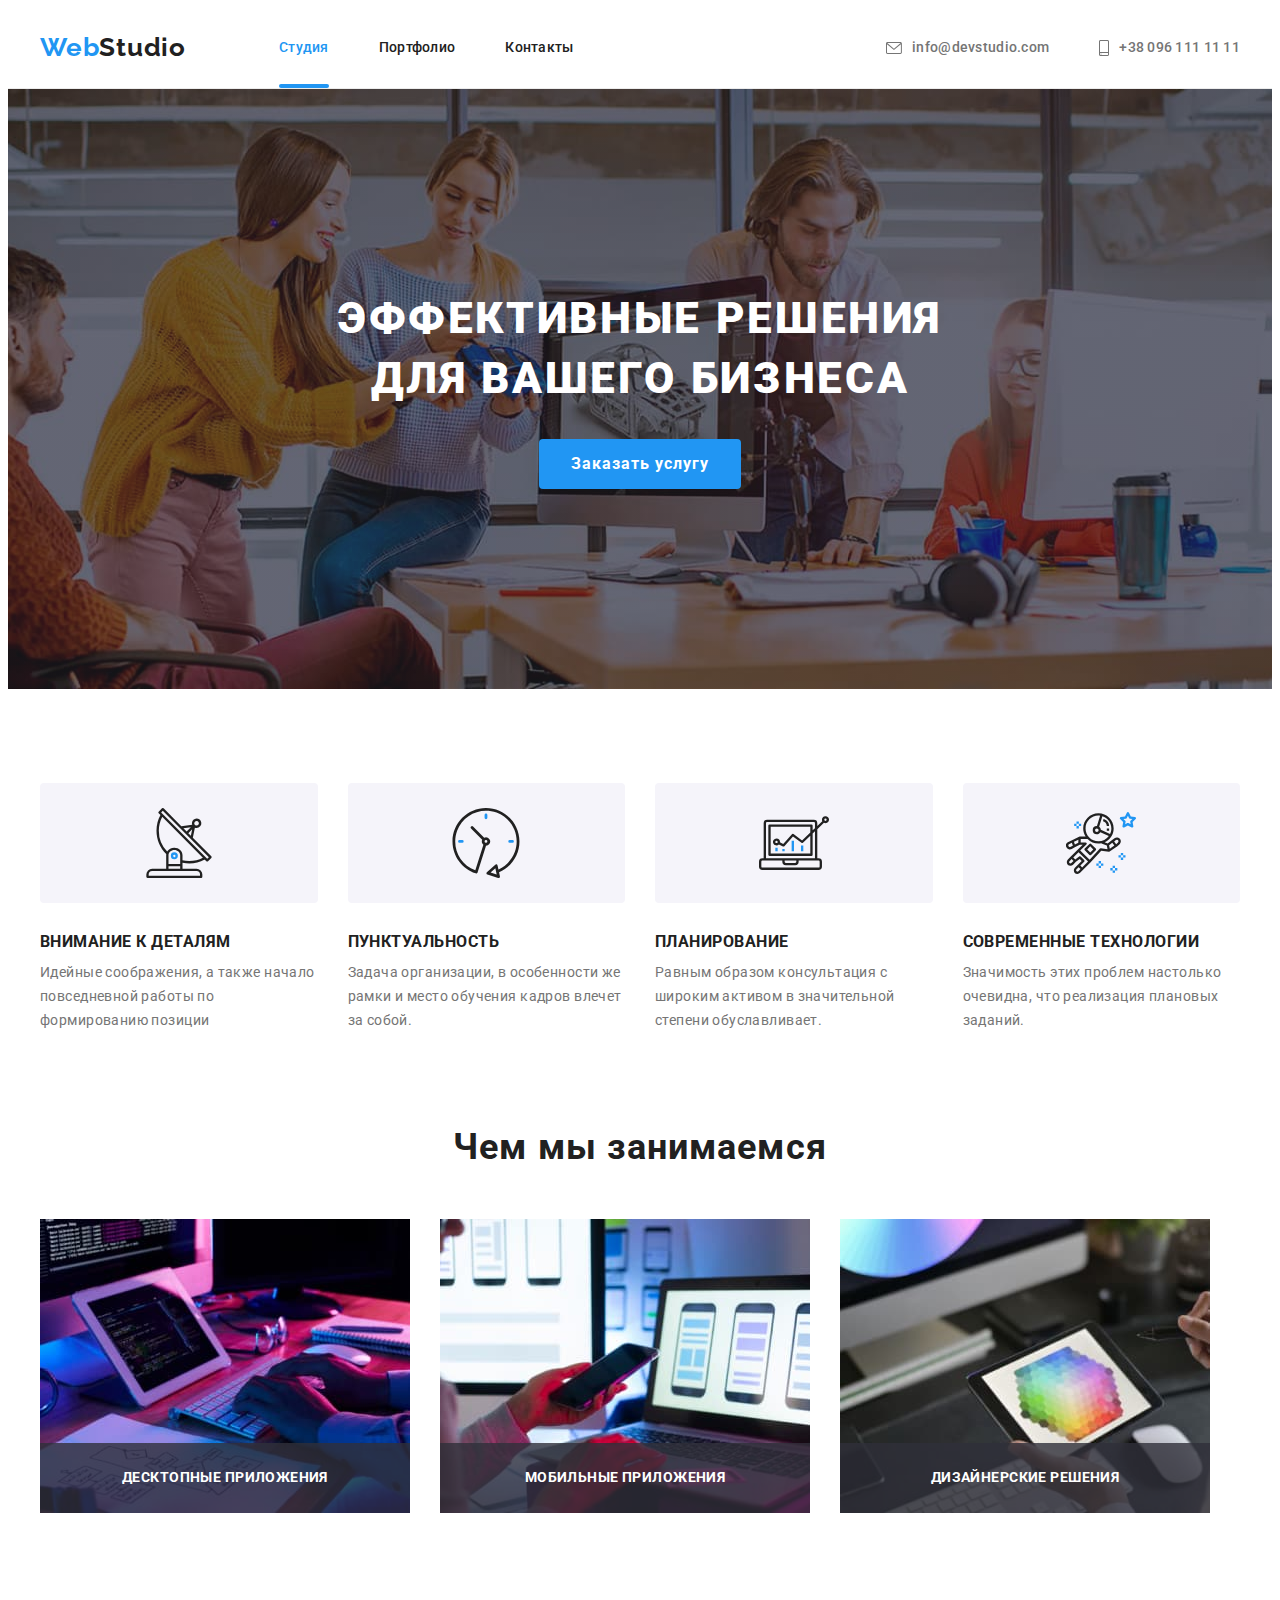
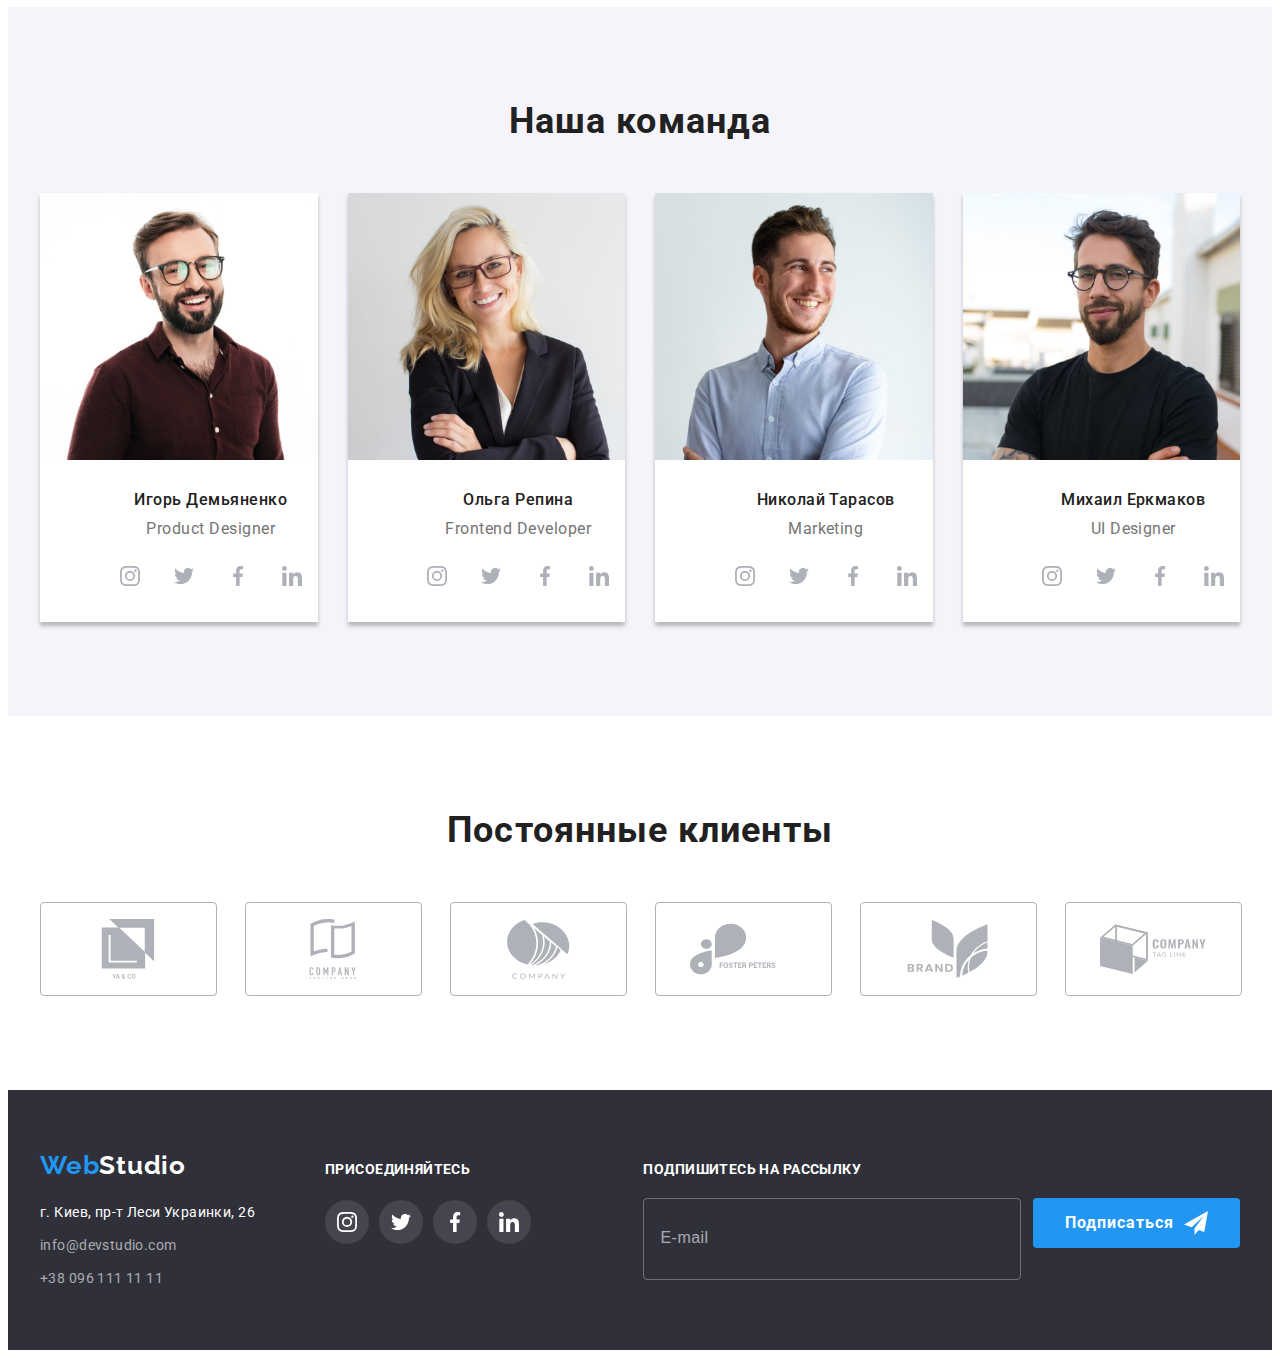
<file: index.html>
<!DOCTYPE html>
<html lang="ru">
<head>
    <meta charset="UTF-8">
    <meta http-equiv="X-UA-Compatible" content="IE=edge">
    <meta name="viewport" content="width=device-width, initial-scale=1.0">
    <title>Студия</title>
    <link href="https://fonts.googleapis.com/css2?family=Raleway:wght@700&family=Roboto:wght@400;500;700&display=swap" rel="stylesheet">
    <link rel="stylesheet" href="https://cdnjs.cloudflare.com/ajax/libs/modern-normalize/1.1.0/modern-normalize.min.css"
        integrity="sha512-wpPYUAdjBVSE4KJnH1VR1HeZfpl1ub8YT/NKx4PuQ5NmX2tKuGu6U/JRp5y+Y8XG2tV+wKQpNHVUX03MfMFn9Q=="
        crossorigin="anonymous" referrerpolicy="no-referrer" />
    <link rel="stylesheet" href="./css/main.min.css">
</head>
<body>
    <header class="header-page">
        <div class="container main-nav">
        <nav class="nav">
        <a lang="en" href="./index.html" class="logo link">Web<span class="nav__logo">Studio</span></a>
            <ul class="menu list">
                <li class="menu__item">
                    <a href="./index.html" class="menu__link link menu__link--current">Студия</a>
                </li>
                <li class="menu__item">
                    <a href="./portfolio.html" class="menu__link link">Портфолио</a>
                </li>
                <li class="menu__item">
                    <a href="" class="menu__link link">Контакты</a>
                </li>
            </ul>
        </nav>

        <ul class="contact list">
            <li class="contact__item">              
                <a href="mailto:info@devstudio.com" class="contact__link contact__mail link">
                    <svg class="contact__icon" width="16px" height="12px">
                        <use href="./images/icons.svg#icon-mail"></use>
                    </svg>
                    info@devstudio.com</a>
            </li>
            <li class="contact__item">
                <a href="callto:+380961111111" class="contact__link contact__tel link">
                    <svg class="contact__icon" width="10px" height="16px">
                        <use href="./images/icons.svg#icon-phone"></use>
                    </svg>
                    +38 096 111 11 11</a>
            </li>
        </ul>
        <button type="button" class="menu-open-btn btn"><svg class="menu-btn" width="40px" height="40px">
                <use href="./images/icons.svg#icon-menu-open"></use>
            </svg>
        </button>
        </div>
        <div class="mob-menu is-hidden">
            <div class="mob-container">
                 <div class="mob-menu-top">
                        <button type="button" class="menu-close-btn btn">
                            <svg class="menu-btn" width="40px" height="40px">
                                <use href="./images/icons.svg#icon-menu-close"></use>
                            </svg>
                        </button> 
                        <ul class="mob-menu__list list">
                            <li class="mob-menu__item">
                                <a href="./index.html" class="mob-menu__link link mob-menu__link--current">Студия</a>
                            </li>
                            <li class="mob-menu__item">
                                <a href="./portfolio.html" class="mob-menu__link link">Портфолио</a>
                            </li>
                            <li class="mob-menu__item">
                                <a href="" class="mob-menu__link link">Контакты</a>
                            </li>
                        </ul>
                    </div>
                    <div class="mob-menu-bottom">
                        <a href="callto:+380961111111" class="mob-tel__link link">+38 096 111 11 11</a>
                        <a href="mailto:info@devstudio.com" class="mob-mail__link link">info@devstudio.com</a>
                        <ul class="mob-soc__list list">
                            <li class="mob-soc__item">
                                <a href="" class="mob-soc__link link">Instagram</a>
                            </li>
                            <li class="mob-soc__item">
                                <a href="" class="mob-soc__link link">Twitter</a>
                            </li>
                            <li class="mob-soc__item">
                                <a href="" class="mob-soc__link link">Facebook</a>
                            </li>
                            <li class="mob-soc__item">
                                <a href="" class="mob-soc__link link">Linkedin</a>
                            </li>
                        </ul>
                    </div>        
            </div>
        </div>
    </header>
    <main>
         <section class="hero">
            <div class="container">
                <h1 class="hero__title">Эффективные решения для вашего бизнеса</h1>
                <button type="button" class="hero__btn btn" data-modal-open>Заказать услугу</button>
                 
            </div>
        </section> 
          <section class="features section">
            <div class="container">
            <h2 class="features__title title visually-hidden">Преимущества</h2>
            <ul class="features__list list">
                <li class="features__item">
                    <div class="features__thumb">
                        <svg class="features__icon" width="70px" height="70px">
                            <use href="./images/icons.svg#icon-antenna"></use>
                        </svg>
                    </div>
                    <h3 class="features__name">Внимание к деталям</h3>
                    <p class="features__text">Идейные соображения, а также начало повседневной работы по формированию позиции</p>
                </li>
                <li class="features__item">
                    <div class="features__thumb">
                        <svg class="features__icon" width="70px" height="70px">
                            <use href="./images/icons.svg#icon-clock"></use>
                        </svg>
                    </div>
                    <h3 class="features__name">Пунктуальность</h3>
                    <p class="features__text">Задача организации, в особенности же рамки и место обучения кадров влечет за собой.</p>
                </li>
                <li class="features__item">
                    <div class="features__thumb">
                        <svg class="features__icon" width="70px" height="70px">
                            <use href="./images/icons.svg#icon-diagram"></use>
                        </svg>
                    </div>
                    <h3 class="features__name">Планирование</h3>
                    <p class="features__text">Равным образом консультация с широким активом в значительной степени обуславливает.</p>
                </li>
                <li class="features__item">
                    <div class="features__thumb">
                        <svg class="features-icon" width="70px" height="70px">
                            <use href="./images/icons.svg#icon-astronaut"></use>
                        </svg>
                    </div>
                    <h3 class="features__name">Современные технологии</h3>
                    <p class="features__text">Значимость этих проблем настолько очевидна, что реализация плановых заданий.</p>
                </li>
            </ul>
            </div>
        </section> 
          <section class="skills section">
            <div class="container">
            <h2 class="skill__title title">Чем мы занимаемся</h2>
            <ul class="skill__list list">
                <li class="skill__item">
                    <div class="skill__thumb">
                        <img srcset="
                        ./images/skills-coding-1.jpg 1x,
                        ./images/skills-coding-1-2x.jpg 2x
                        " 
                        class="skill__img" src="./images/skills-coding-1.jpg" alt="Програмист пишет код" width="370" height="294">
                        <div class="skill__overlay">
                            <p class="skill__description">Десктопные приложения</p>
                        </div>
                    </div>
                </li>
                <li class="skill__item">
                    <div class="skill__thumb">
                        <img srcset="
                        ./images/skills-mobile-app-2.jpg 1x,
                        ./images/skills-mobile-app-2-2x.jpg 2x
                        "  
                        class="skill__img" src="./images/skills-mobile-app-2.jpg" alt="Програмист пишет мобильное приложение" width="370" height="294">
                        <div class="skill__overlay">
                            <p class="skill__description">Мобильные приложения</p>
                        </div>                            
                    </div>
                </li>
                <li class="skill__item">
                    <div class="skill__thumb">
                        <img srcset="
                        ./images/skills-design-3.jpg 1x,
                        ./images/skills-design-3-2x.jpg 2x
                        " 
                         class="skill__img" src="./images/skills-design-3.jpg" alt="Дизайнер рисует" width="370" height="294">
                        <div class="skill__overlay">
                            <p class="skill__description">Дизайнерские решения</p>
                        </div>
                    </div>
                </li>
            </ul>
            </div>
        </section>
        <section class="section team">
            <div class="container">
           <h2 class="team__title title">Наша команда</h2>
            <ul class="teammate list">
                <li class="teammate__item">
                    <picture>
                        <source srcset="
                        ./images/team-card-1.jpg 1x,
                        ./images/team-card-1-2x.jpg 2x
                        " 
                        media="(min-width: 1200px)"
                         />
                        <source srcset="
                                                ./images/team-card-1-tab.jpg 1x,
                                                ./images/team-card-1-tab-2x.jpg 2x
                                                " media="(min-width: 768px)" />
                                                <source srcset="
                                                                        ./images/team-card-1-mob.jpg 1x,
                                                                        ./images/team-card-1-mob-2x.jpg 2x
                                                                        " media="(min-width: 480px)" />
                        <img class="teammate__card" src="./images/team-card-1.jpg" alt="Фото Игоря Демьяненко" width="270" height="260">
                    </picture>
                    
                    <div class="container">
                        <h3 class="teammate__name">Игорь Демьяненко</h3>
                        <p lang="en" class="teammate__text">Product Designer</p>
                        <ul class="teammate-soc list">
                            <li class="teammate-soc__item">
                               <a href="" class="teammate-soc__link link">
                                <svg class="teammate-soc__icon" width="20px" height="20px">
                                    <use href="./images/icons.svg#icon-instagram"></use>
                                </svg>
                               </a> 
                            </li>
                            <li class="teammate-soc__item">
                                <a href="" class="teammate-soc__link link">
                                    <svg class="teammate-soc__icon" width="20px" height="20px">
                                        <use href="./images/icons.svg#icon-twitter"></use>
                                    </svg>
                                </a>
                            </li>
                            <li class="teammate-soc__item">
                                <a href="" class="teammate-soc__link link">
                                    <svg class="teammate-soc__icon" width="20px" height="20px">
                                        <use href="./images/icons.svg#icon-facebook"></use>
                                    </svg>
                                </a>
                            </li>
                            <li class="teammate-soc__item">
                                <a href="" class="teammate-soc__link link">
                                    <svg class="teammate-soc__icon" width="20px" height="20px">
                                        <use href="./images/icons.svg#icon-linkedin"></use>
                                    </svg>
                                </a>
                            </li>
                        </ul>
                    </div>
                </li>
                <li class="teammate__item">
                    <picture>
                        <source srcset="
                                                ./images/team-card-2.jpg 1x,
                                                ./images/team-card-2-2x.jpg 2x
                                                " media="(min-width: 1200px)" />
                        <source srcset="
                                                                        ./images/team-card-2-tab.jpg 1x,
                                                                        ./images/team-card-2-tab-2x.jpg 2x
                                                                        " media="(min-width: 768px)" />
                        <source srcset="
                                                                                                ./images/team-card-2-mob.jpg 1x,
                                                                                                ./images/team-card-2-mob-2x.jpg 2x
                                                                                                " media="(min-width: 480px)" />
                        <img class="teammate__card" src="./images/team-card-2.jpg" alt="Фото Ольги Репиной" width="270" height="260">
                    </picture>
                    
                    <div class="container">
                        <h3 class="teammate__name">Ольга Репина</h3>
                        <p lang="en" class="teammate__text">Frontend Developer</p>
                        <ul class="teammate-soc list">
                            <li class="teammate-soc__item">
                                <a href="" class="teammate-soc__link link">
                                    <svg class="teammate-soc__icon" width="20px" height="20px">
                                        <use href="./images/icons.svg#icon-instagram"></use>
                                    </svg>
                                </a>
                            </li>
                            <li class="teammate-soc__item">
                                <a href="" class="teammate-soc__link link">
                                    <svg class="teammate-soc__icon" width="20px" height="20px">
                                        <use href="./images/icons.svg#icon-twitter"></use>
                                    </svg>
                                </a>
                            </li>
                            <li class="teammate-soc__item">
                                <a href="" class="teammate-soc__link link">
                                    <svg class="teammate-soc__icon" width="20px" height="20px">
                                        <use href="./images/icons.svg#icon-facebook"></use>
                                    </svg>
                                </a>
                            </li>
                            <li class="teammate-soc__item">
                                <a href="" class="teammate-soc__link link">
                                    <svg class="teammate-soc__icon" width="20px" height="20px">
                                        <use href="./images/icons.svg#icon-linkedin"></use>
                                    </svg>
                                </a>
                            </li>
                        </ul>
                    </div>
                </li>
                <li class="teammate__item">
                    <picture>
                        <source srcset="
                                                                        ./images/team-card-3.jpg 1x,
                                                                        ./images/team-card-3-2x.jpg 2x
                                                                        " media="(min-width: 1200px)" />
                        <source srcset="
                                                                                                ./images/team-card-3-tab.jpg 1x,
                                                                                                ./images/team-card-3-tab-2x.jpg 2x
                                                                                                " media="(min-width: 768px)" />
                        <source srcset="
                                                                                                                        ./images/team-card-3-mob.jpg 1x,
                                                                                                                        ./images/team-card-3-mob-2x.jpg 2x
                                                                                                                        "
                            media="(min-width: 480px)" />
                        <img class="teammate__card" src="./images/team-card-3.jpg" alt="Фото Николая Тарасова" width="270" height="260">
                    </picture>
                    
                    <div class="container">
                        <h3 class="teammate__name">Николай Тарасов</h3>
                        <p lang="en" class="teammate__text">Marketing</p>
                        <ul class="teammate-soc list">
                            <li class="teammate-soc__item">
                                <a href="" class="teammate-soc__link link">
                                    <svg class="teammate-soc__icon" width="20px" height="20px">
                                        <use href="./images/icons.svg#icon-instagram"></use>
                                    </svg>
                                </a>
                            </li>
                            <li class="teammate-soc__item">
                                <a href="" class="teammate-soc__link link">
                                    <svg class="teammate-soc__icon" width="20px" height="20px">
                                        <use href="./images/icons.svg#icon-twitter"></use>
                                    </svg>
                                </a>
                            </li>
                            <li class="teammate-soc__item">
                                <a href="" class="teammate-soc__link link">
                                    <svg class="teammate-soc__icon" width="20px" height="20px">
                                        <use href="./images/icons.svg#icon-facebook"></use>
                                    </svg>
                                </a>
                            </li>
                            <li class="teammate-soc__item">
                                <a href="" class="teammate-soc__link link">
                                    <svg class="teammate-soc__icon" width="20px" height="20px">
                                        <use href="./images/icons.svg#icon-linkedin"></use>
                                    </svg>
                                </a>
                            </li>
                        </ul>
                    </div>
                    </li>
                <li class="teammate__item">
                    <picture>
                        <source srcset="
                                                                                                ./images/team-card-4.jpg 1x,
                                                                                                ./images/team-card-4-2x.jpg 2x
                                                                                                " media="(min-width: 1200px)" />
                        <source srcset="
                                                                                                                        ./images/team-card-4-tab.jpg 1x,
                                                                                                                        ./images/team-card-4-tab-2x.jpg 2x
                                                                                                                        "
                            media="(min-width: 768px)" />
                        <source
                            srcset="
                                                                                                                                                ./images/team-card-4-mob.jpg 1x,
                                                                                                                                                ./images/team-card-4-mob-2x.jpg 2x
                                                                                                                                                "
                            media="(min-width: 480px)" />
                        
                        <img class="teammate__card" src="./images/team-card-4.jpg" alt="Фото Михаила Ермакова" width="270" height="260">
                    </picture>
                    
                    <div class="container">
                        <h3 class="teammate__name">Михаил Еркмаков</h3>
                        <p lang="en" class="teammate__text">UI Designer</p>
                        <ul class="teammate-soc list">
                            <li class="teammate-soc__item">
                                <a href="" class="teammate-soc__link link">
                                    <svg class="teammate-soc__icon" width="20px" height="20px">
                                        <use href="./images/icons.svg#icon-instagram"></use>
                                    </svg>
                                </a>
                            </li>
                            <li class="teammate-soc__item">
                                <a href="" class="teammate-soc__link link">
                                    <svg class="teammate-soc__icon" width="20px" height="20px">
                                        <use href="./images/icons.svg#icon-twitter"></use>
                                    </svg>
                                </a>
                            </li>
                            <li class="teammate-soc__item">
                                <a href="" class="teammate-soc__link link">
                                    <svg class="teammate-soc__icon" width="20px" height="20px">
                                        <use href="./images/icons.svg#icon-facebook"></use>
                                    </svg>
                                </a>
                            </li>
                            <li class="teammate-soc__item">
                                <a href="" class="teammate-soc__link link">
                                    <svg class="teammate-soc__icon" width="20px" height="20px">
                                        <use href="./images/icons.svg#icon-linkedin"></use>
                                    </svg>
                                </a>
                            </li>
                        </ul>
                    </div>
                </li>
            </ul>
            </div>
        </section> 
          <section class="partners section">
            <div class="container">
                <h2 class="partners__title title">Постоянные клиенты</h2>
                <ul class="partners__list list">
                    <li class="partners__item">
                        <a href="" class="partners__link link">                        
                                <svg class="partners__icon" width="106px" height="60px">
                                    <use href="./images/icons.svg#icon-client-1"></use>
                                </svg>                            
                        </a>
                    </li>
                    <li class="partners__item">
                        <a href="" class="partners__link link">                                                  
                            <svg class="partners__icon" width="106px" height="60px">
                                <use href="./images/icons.svg#icon-client-2"></use>
                            </svg>                    
                        </a>
                    </li>
                    <li class="partners__item">
                        <a href="" class="partners__link link">                                                    
                            <svg class="partners__icon" width="106px" height="60px">
                                <use href="./images/icons.svg#icon-client-3"></use>
                            </svg>                                                 
                        </a>
                    </li>
                    <li class="partners__item">
                        <a href="" class="partners__link link">                          
                                <svg class="partners__icon" width="106px" height="60px">
                                    <use href="./images/icons.svg#icon-client-4"></use>
                                </svg>                         
                        </a>
                    </li>
                    <li class="partners__item">
                        <a href="" class="partners__link link">                            
                                    <svg class="partners__icon" width="106px" height="60px">
                                        <use href="./images/icons.svg#icon-client-5"></use>
                                    </svg>
                        </a>
                    </li>
                    <li class="partners__item">  
                        <a href="" class="partners__link link">                                                         
                                <svg class="partners__icon" width="106px" height="60px">
                                    <use href="./images/icons.svg#icon-client-6"></use>
                                </svg>                                                
                        </a>
                     </li>
                </ul>
            </div>
        </section> 
    </main>
    <footer class="footer">
        <div class="footer-container container">
            <div class="footer-tab">
                <div class="address-container">
                    <a lang="en" href="./index.html" class="logo bottom link ">Web<span class="logo-bottom">Studio</span></a>
                    <address class="address">
                        <ul class="address__list list">
                            <li class="address__item">
                                <p class="address__text">г. Киев, пр-т Леси Украинки, 26</p>
                            </li>
                            <li class="address__item">
                                <a href="mailto:info@devstudio.com" class="address__link link">info@devstudio.com</a>
                            </li>
                            <li class="address__item">
                                <a href="callto:+380961111111" class="address__link link">+38 096 111 11 11</a>
                            </li>
                        </ul>
                    </address>
                </div>
                <div class="soc">
                    <strong class="soc__title">Присоединяйтесь</strong>
                    <ul class="soc__list list">
                        <li class="soc__item">
                            <a href="" class="soc__link link">
                                <svg class="soc__icon" width="20px" height="20px">
                                    <use href="./images/icons.svg#icon-instagram"></use>
                                </svg>
                            </a>
                        </li>
                        <li class="soc__item">
                            <a href="" class="soc__link link">
                                <svg class="soc__icon" width="20px" height="20px">
                                    <use href="./images/icons.svg#icon-twitter"></use>
                                </svg>
                            </a>
                        </li>
                        <li class="soc__item">
                            <a href="" class="soc__link link">
                                <svg class="soc__icon" width="20px" height="20px">
                                    <use href="./images/icons.svg#icon-facebook"></use>
                                </svg>
                            </a>
                        </li>
                        <li class="soc__item">
                            <a href="" class="soc__link link">
                                <svg class="soc__icon" width="20px" height="20px">
                                    <use href="./images/icons.svg#icon-linkedin"></use>
                                </svg>
                            </a>
                        </li>
                    </ul>
                </div>
            </div>     
        <div class="connect">
            <strong class="connect__title">Подпишитесь на рассылку</strong>
                 <form class="connect__form">
                    <label for="connect__email"></label>
                    <input type="email" name="connect-email" id="connect__email" class="connect__input" placeholder="E-mail">
                    <button type="submit" class="connect__btn btn">Подписаться
                        <svg class="connect__icon" width="24px" height="24px">
                            <use href="./images/icons.svg#icon-send"></use>
                        </svg>
                    </button>
                </form>
        </div>
    </div>
    </footer>
    <div data-modal class="backdrop is-hidden">
        <div class="modal">
        <button type="button" class="close-btn btn" data-modal-close>
            <svg class="close-icon" width="18px" height="18px">
                <use href="./images/icons.svg#icon-close"></use>
            </svg>
        </button>
        <p class="modal-title">Оставьте свои данные, мы вам перезвоним</p>
        <form class="modal-form"></form>
        <div class="modal-field">
            <label for="user-name" class="modal-lable">Имя</label>
            <div class="input-wrap">
                <input type="text" name="user-name" id="user-name" class="modal-input">
                <svg class="modal-icon" width="18px" height="18px">
                    <use href="./images/icons.svg#icon-person"></use>
                </svg>
            </div>  
        </div>
         <div class="modal-field">
            <label for="user-tel" class="modal-lable">Телефон</label>
            <div class="input-wrap">
                <input type="tel" name="user-tel" id="user-tel" class="modal-input">
                <svg class="modal-icon" width="18px" height="18px">
                    <use href="./images/icons.svg#icon-tel"></use>
                </svg>
            </div>          
        </div>  
        <div class="modal-field">
            <label for="user-email" class="modal-lable">Почта</label>
            <div class="input-wrap">
                <input type="email" name="user-email" id="user-email" class="modal-input">
                <svg class="modal-icon" width="18px" height="18px">
                    <use href="./images/icons.svg#icon-email"></use>
                </svg>
            </div>
        </div>          
        <div class="modal-field comment">
            <label for="user-comment" class="modal-lable">Комментарий</label>
            <textarea name="user-comment" id="user-comment" class="modal-comment" placeholder="Введите текст"></textarea>
        </div> 
        <div class="checkbox-field">
            <input type="checkbox" name="privacy" id="privacy" class="privacy-check visually-hidden">
            <label for="privacy" class="check-text"><span class="check-border">
                <svg class="check-icon" width="16px" height="15px">
                    <use href="./images/icons.svg#icon-check"></use>
                </svg>
            </span> Соглашаюсь с рассылкой и принимаю &nbsp;<a href="" class="check-link">Условия договора</a></label>
            <button type="submit" class="modal-submit btn">Отправить</button>
        </div>     
     </div>
    </div>
    
<script src="./js/menu.js"></script>
 <script src="./js/modal.js"></script>
</body>
</html>
</file>
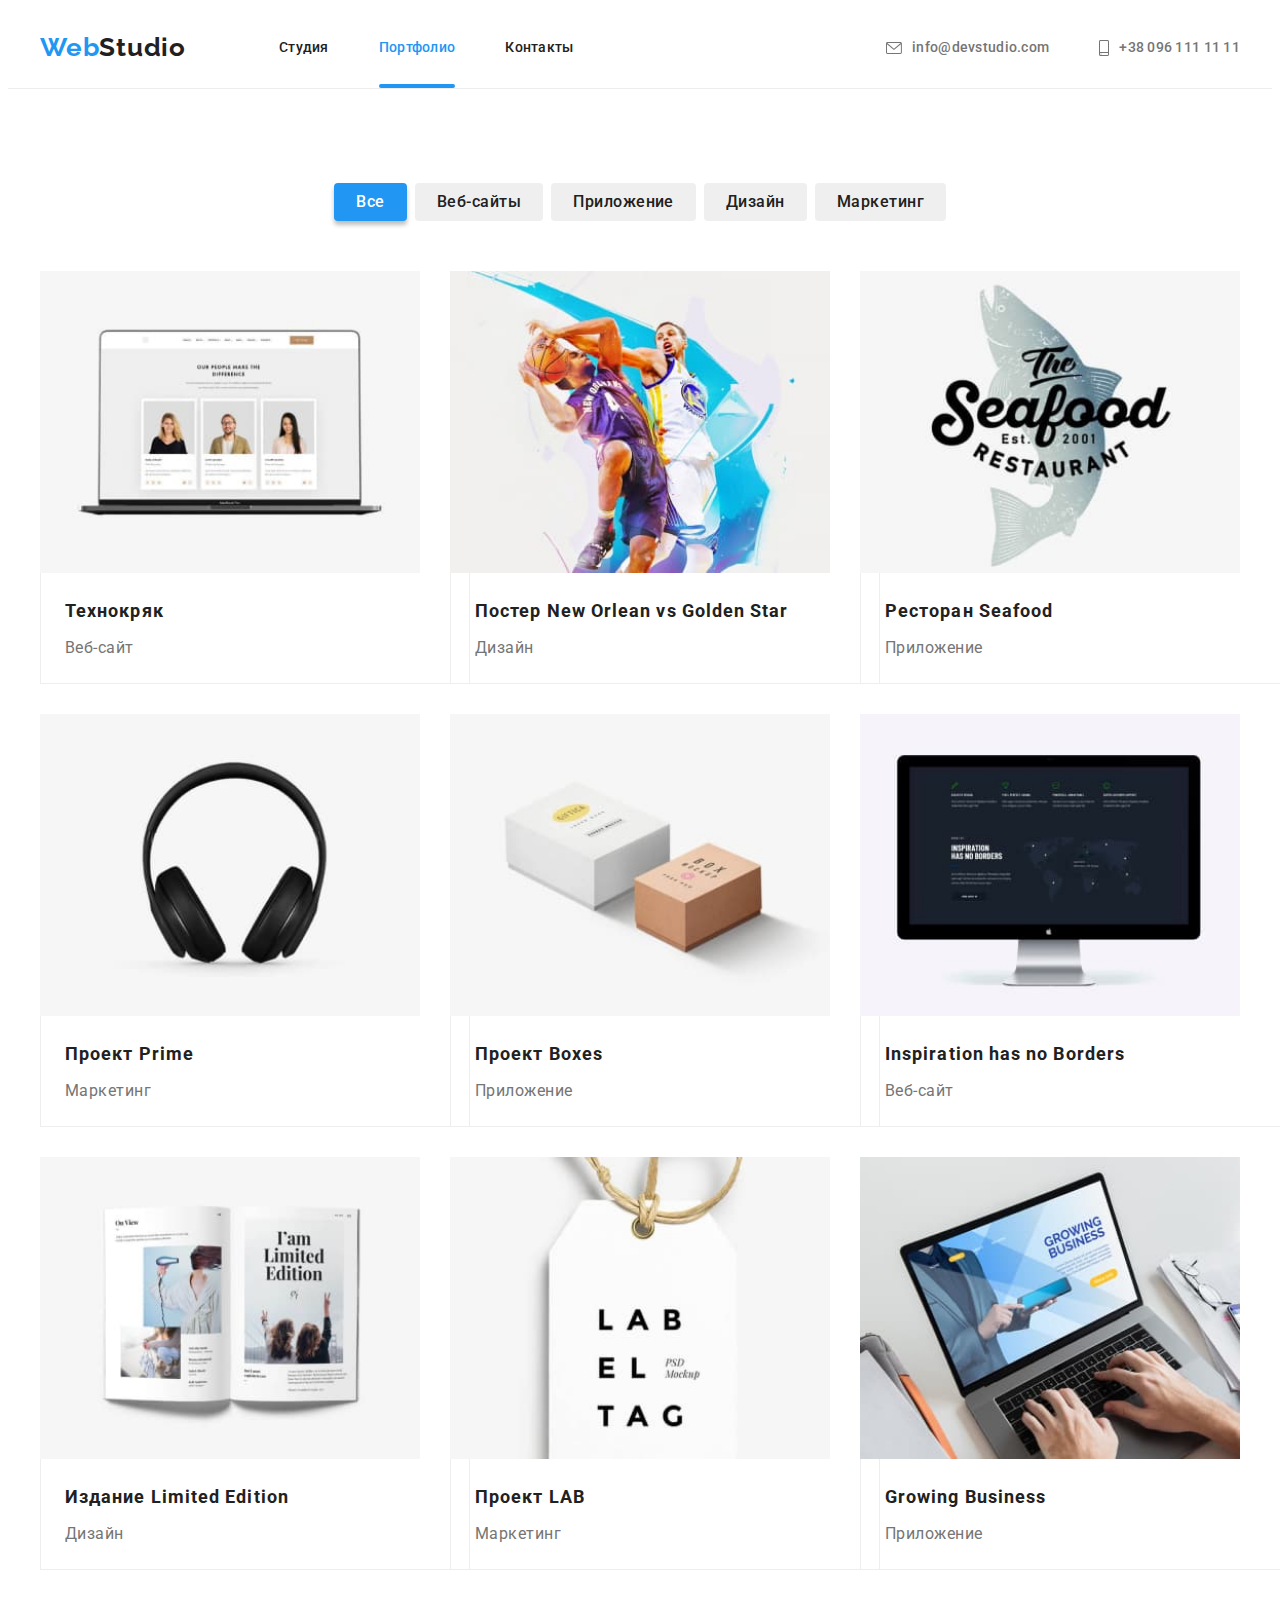
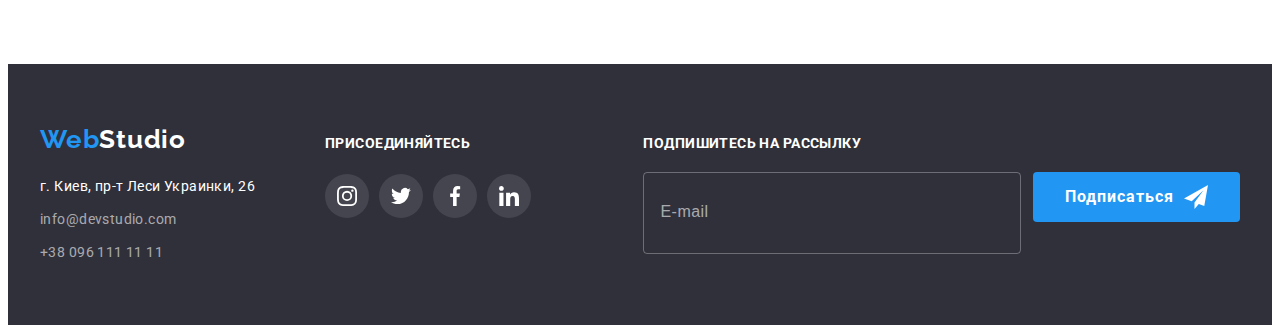
<file: portfolio.html>
<!DOCTYPE html>
<html lang="ru">
<head>
    <meta charset="UTF-8">
    <meta http-equiv="X-UA-Compatible" content="IE=edge">
    <meta name="viewport" content="width=device-width, initial-scale=1.0">
    <title>Портфолио</title>
    <link href="https://fonts.googleapis.com/css2?family=Raleway:wght@700&family=Roboto:wght@400;500;700&display=swap" rel="stylesheet">
    <link rel="stylesheet" href="https://cdnjs.cloudflare.com/ajax/libs/modern-normalize/1.1.0/modern-normalize.min.css"
        integrity="sha512-wpPYUAdjBVSE4KJnH1VR1HeZfpl1ub8YT/NKx4PuQ5NmX2tKuGu6U/JRp5y+Y8XG2tV+wKQpNHVUX03MfMFn9Q=="
        crossorigin="anonymous" referrerpolicy="no-referrer" />
    <link rel="stylesheet" href="./css/main.min.css">
</head>
<body>
            <header class="header-page">
                <div class="container main-nav">
                    <nav class="nav">
                        <a lang="en" href="./index.html" class="logo link">Web<span class="nav__logo">Studio</span></a>
                        <ul class="menu list">
                            <li class="menu__item">
                                <a href="./index.html" class="menu__link link ">Студия</a>
                            </li>
                            <li class="menu__item">
                                <a href="./portfolio.html" class="menu__link menu__link--current link">Портфолио</a>
                            </li>
                            <li class="menu__item">
                                <a href="" class="menu__link link">Контакты</a>
                            </li>
                        </ul>
                    </nav>
            
                    <ul class="contact list">
                        <li class="contact__item">
                            <a href="mailto:info@devstudio.com" class="contact__link link">
                                <svg class="contact__icon" width="16px" height="12px">
                                    <use href="./images/icons.svg#icon-mail"></use>
                                </svg>
                                info@devstudio.com</a>
                        </li>
                        <li class="contact__item">
                            <a href="callto:+380961111111" class="contact__link link">
                                <svg class="contact__icon" width="10px" height="16px">
                                    <use href="./images/icons.svg#icon-phone"></use>
                                </svg>
                                +38 096 111 11 11</a>
                        </li>
                    </ul>
                    <button type="button" class="menu-open-btn btn"><svg class="menu-btn" width="40px" height="40px">
                            <use href="./images/icons.svg#icon-menu-open"></use>
                        </svg>
                    </button>
                </div>
                <div class="mob-menu is-hidden">
                    <div class="mob-container">
                        <div class="mob-menu-top">
                            <button type="button" class="menu-close-btn btn">
                                <svg class="menu-btn" width="40px" height="40px">
                                    <use href="./images/icons.svg#icon-menu-close"></use>
                                </svg>
                            </button>
                            <ul class="mob-menu__list list">
                                <li class="mob-menu__item">
                                    <a href="./index.html" class="mob-menu__link link">Студия</a>
                                </li>
                                <li class="mob-menu__item">
                                    <a href="./portfolio.html" class="mob-menu__link link mob-menu__link--current">Портфолио</a>
                                </li>
                                <li class="mob-menu__item">
                                    <a href="" class="mob-menu__link link">Контакты</a>
                                </li>
                            </ul>
                        </div>
                        <div class="mob-menu-bottom">
                            <a href="callto:+380961111111" class="mob-tel__link link">+38 096 111 11 11</a>
                            <a href="mailto:info@devstudio.com" class="mob-mail__link link">info@devstudio.com</a>
                            <ul class="mob-soc__list list">
                                <li class="mob-soc__item">
                                    <a href="" class="mob-soc__link link">Instagram</a>
                                </li>
                                <li class="mob-soc__item">
                                    <a href="" class="mob-soc__link link">Twitter</a>
                                </li>
                                <li class="mob-soc__item">
                                    <a href="" class="mob-soc__link link">Facebook</a>
                                </li>
                                <li class="mob-soc__item">
                                    <a href="" class="mob-soc__link link">Linkedin</a>
                                </li>
                            </ul>
                        </div>
                    </div>
                </div>
            </header>
    <main>
        <section class="section">
            <div class="container">
                <h1 hidden>Портфолио</h1>
                    <ul class="filter list">
                        <li class="filter__item">
                            <button type="button" class="filter__btn filter__btn--current btn ">Все</button>
                        </li>
                        <li class="filter__item">
                            <button type="button" class="filter__btn btn">Веб-сайты</button>
                        </li>
                        <li class="filter__item">
                            <button type="button" class="filter__btn btn">Приложение</button>
                        </li>
                        <li class="filter__item">
                            <button type="button" class="filter__btn btn">Дизайн</button>
                        </li>
                        <li class="filter__item">
                            <button type="button" class="filter__btn btn">Маркетинг</button>
                        </li>
                    </ul>
           <ul class="project list">
               <li class="project__item">
                <a href="" class="project__link link">
                    <div class="project__thumb">
                        <picture>
                            <source srcset="
                                                            ./images/portfolio-pic-1.jpg 1x,
                                                            ./images/portfolio-pic-1-2x.jpg 2x
                                                            " media="(min-width: 1200px)" />
                            <source srcset="
                                                            ./images/portfolio-pic-1-tab.jpg 1x,
                                                            ./images/portfolio-pic-1-tab-2x.jpg 2x
                                                            " media="(min-width: 768px)" />
                            <source srcset="
                                                            ./images/portfolio-pic-1-mob.jpg 1x,
                                                            ./images/portfolio-pic-1-mob-2x.jpg 2x
                                                             " media="(min-width: 480px)" />

                            <img src="./images/portfolio-pic-1.jpg" alt="Логотип Технокряк" width="370" height="294">
                        </picture>
                        
                        <div class="project__overlay">
                            <p class="project__description">Ресурс предлагает комплексные предложения с разным уровнем функционала и сервисов. Все это позволит посетителю получить исчерпывающие сведения о компании или частном лице.</p>
                        </div>
                    </div>
                   <div class="description-container">
                        <h2 class="project__title">Технокряк</h2>
                        <p class="project__text">Веб-сайт</p>
                   </div>
                </a>   
               </li>
               <li class="project__item">
                <a href="" class="project__link link">
                   <div class="project__thumb">
                    <picture>
                        <source srcset="
                                                        ./images/portfolio-pic-2.jpg 1x,
                                                        ./images/portfolio-pic-2-2x.jpg 2x
                                                        " media="(min-width: 1200px)" />
                        <source srcset="
                                                        ./images/portfolio-pic-2-tab.jpg 1x,
                                                        ./images/portfolio-pic-2-tab-2x.jpg 2x
                                                        " media="(min-width: 768px)" />
                        <source srcset="
                                                        ./images/portfolio-pic-2-mob.jpg 1x,
                                                        ./images/portfolio-pic-2-mob-2x.jpg 2x
                                                         " media="(min-width: 480px)" />

                        <img src="./images/portfolio-pic-2.jpg" alt="Постер New Orlean vs Golden Star" width="370" height="294">
                    </picture>
                    
                    <div class="project__overlay">
                        <p class="project__description">Ресурс предлагает комплексные предложения с разным уровнем функционала и сервисов.
                            Все это позволит посетителю получить исчерпывающие сведения о компании или частном лице.</p>
                    </div>
                   </div>
                   <div class="description-container">
                        <h2 class="project__title">Постер <span lang="en">New Orlean vs Golden Star</span></h2>
                        <p class="project__text">Дизайн</p>
                   </div>
                </a>   
                </li>
                <li class="project__item">
                    <a href="" class="project__link link">
                    <div class="project__thumb">
                        <picture>
                            <source srcset="
                                                            ./images/portfolio-pic-3.jpg 1x,
                                                            ./images/portfolio-pic-3-2x.jpg 2x
                                                            " media="(min-width: 1200px)" />
                            <source srcset="
                                                            ./images/portfolio-pic-3-tab.jpg 1x,
                                                            ./images/portfolio-pic-3-tab-2x.jpg 2x
                                                            " media="(min-width: 768px)" />
                            <source srcset="
                                                            ./images/portfolio-pic-3-mob.jpg 1x,
                                                            ./images/portfolio-pic-3-mob-2x.jpg 2x
                                                             " media="(min-width: 480px)" />

                            <img src="./images/portfolio-pic-3.jpg" alt="Логотип Ресторана Seafood" width="370" height="294">
                        </picture>

                        
                        <div class="project__overlay">
                            <p class="project__description">Ресурс предлагает комплексные предложения с разным уровнем функционала и сервисов.
                                Все это позволит посетителю получить исчерпывающие сведения о компании или частном лице.</p>
                        </div>
                    </div>
                    <div class="description-container">
                        <h2 class="project__title">Ресторан <span lang="en">Seafood</span></h2>
                        <p class="project__text">Приложение</p>
                    </div>
                 </a>   
                </li>
                <li class="project__item">
                    <a href="" class="project__link link">
                    <div class="project__thumb">
                        <picture>
                                <source srcset="
                                                                ./images/portfolio-pic-4.jpg 1x,
                                                                ./images/portfolio-pic-4-2x.jpg 2x
                                                                " media="(min-width: 1200px)" />
                                <source srcset="
                                                                ./images/portfolio-pic-4-tab.jpg 1x,
                                                                ./images/portfolio-pic-4-tab-2x.jpg 2x
                                                                " media="(min-width: 768px)" />
                                <source srcset="
                                                                ./images/portfolio-pic-4-mob.jpg 1x,
                                                                ./images/portfolio-pic-4-mob-2x.jpg 2x
                                                                 " media="(min-width: 480px)" />
                            <img src="./images/portfolio-pic-4.jpg" alt="Логотип Проекта Prime" width="370" height="294">
                        </picture>
                        
                        <div class="project__overlay">
                            <p class="project__description">Ресурс предлагает комплексные предложения с разным уровнем функционала и сервисов.
                                Все это позволит посетителю получить исчерпывающие сведения о компании или частном лице.</p>
                        </div>
                    </div>
                    <div class="description-container">
                        <h2 class="project__title">Проект <span lang="en">Prime</span></h2>
                        <p class="project__text">Маркетинг</p>
                    </div>
                 </a>   
                </li>
                <li class="project__item">
                    <a href="" class="project__link link">
                    <div class="project__thumb">
                        <picture>
                                <source srcset="
                                                                ./images/portfolio-pic-5.jpg 1x,
                                                                ./images/portfolio-pic-5-2x.jpg 2x
                                                                " media="(min-width: 1200px)" />
                                <source srcset="
                                                                ./images/portfolio-pic-5-tab.jpg 1x,
                                                                ./images/portfolio-pic-5-tab-2x.jpg 2x
                                                                " media="(min-width: 768px)" />
                                <source srcset="
                                                                ./images/portfolio-pic-5-mob.jpg 1x,
                                                                ./images/portfolio-pic-5-mob-2x.jpg 2x
                                                                 " media="(min-width: 480px)" />
                            <img src="./images/portfolio-pic-5.jpg" alt="Логотип Проекта Boxes" width="370" height="294">
                        </picture>
                        
                        <div class="project__overlay">
                            <p class="project__description">Ресурс предлагает комплексные предложения с разным уровнем функционала и сервисов.
                                Все это позволит посетителю получить исчерпывающие сведения о компании или частном лице.</p>
                        </div>
                    </div>
                    <div class="description-container">
                        <h2 class="project__title">Проект <span lang="en">Boxes</span></h2>
                        <p class="project__text">Приложение</p>
                    </div>
                 </a>   
                </li>
                <li class="project__item">
                    <a href="" class="project__link link">
                    <div class="project__thumb">
                        <picture>
                                <source srcset="
                                                                ./images/portfolio-pic-6.jpg 1x,
                                                                ./images/portfolio-pic-6-2x.jpg 2x
                                                                " media="(min-width: 1200px)" />
                                <source srcset="
                                                                ./images/portfolio-pic-6-tab.jpg 1x,
                                                                ./images/portfolio-pic-6-tab-2x.jpg 2x
                                                                " media="(min-width: 768px)" />
                                <source srcset="
                                                                ./images/portfolio-pic-6-mob.jpg 1x,
                                                                ./images/portfolio-pic-6-mob-2x.jpg 2x
                                                                 " media="(min-width: 480px)" />

                            <img src="./images/portfolio-pic-6.jpg" alt="Логотип Inspiration has no Borders" width="370" height="294">
                        </picture>
                        
                        <div class="project__overlay">
                            <p class="project__description">Ресурс предлагает комплексные предложения с разным уровнем функционала и сервисов.
                                Все это позволит посетителю получить исчерпывающие сведения о компании или частном лице.</p>
                        </div>
                    </div>
                    <div class="description-container">
                        <h2 lang="en" class="project__title">Inspiration has no Borders</h2>
                        <p class="project__text">Веб-сайт</p>
                    </div>
                 </a>   
                </li>
                <li class="project__item">
                    <a href="" class="project__link link">
                    <div class="project__thumb">
                        <picture>
                                <source srcset="
                                                                ./images/portfolio-pic-7.jpg 1x,
                                                                ./images/portfolio-pic-7-2x.jpg 2x
                                                                " media="(min-width: 1200px)" />
                                <source srcset="
                                                                ./images/portfolio-pic-7-tab.jpg 1x,
                                                                ./images/portfolio-pic-7-tab-2x.jpg 2x
                                                                " media="(min-width: 768px)" />
                                <source srcset="
                                                                ./images/portfolio-pic-7-mob.jpg 1x,
                                                                ./images/portfolio-pic-7-mob-2x.jpg 2x
                                                                 " media="(min-width: 480px)" />

                            <img src="./images/portfolio-pic-7.jpg" alt="Логотип Издания Limited Edition" width="370" height="294">
                        </picture>
                        
                        <div class="project__overlay">
                            <p class="project__description">Ресурс предлагает комплексные предложения с разным уровнем функционала и сервисов.
                                Все это позволит посетителю получить исчерпывающие сведения о компании или частном лице.</p>
                        </div>
                    </div>
                    <div class="description-container">
                        <h2 class="project__title">Издание <span lang="en">Limited Edition</span></h2>
                        <p class="project__text">Дизайн</p>
                    </div>
                 </a>   
                </li>
                <li class="project__item">
                    <a href="" class="project__link link">
                    <div class="project__thumb">
                        <picture>
                            <source srcset="
                                                            ./images/portfolio-pic-8.jpg 1x,
                                                            ./images/portfolio-pic-8-2x.jpg 2x
                                                            " media="(min-width: 1200px)" />
                            <source srcset="
                                                            ./images/portfolio-pic-8-tab.jpg 1x,
                                                            ./images/portfolio-pic-8-tab-2x.jpg 2x
                                                            " media="(min-width: 768px)" />
                            <source srcset="
                                                            ./images/portfolio-pic-8-mob.jpg 1x,
                                                            ./images/portfolio-pic-8-mob-2x.jpg 2x
                                                             " media="(min-width: 480px)" />

                            <img src="./images/portfolio-pic-8.jpg" alt="Логотип Проект LAB" width="370" height="294">
                        </picture>
                        
                        <div class="project__overlay">
                            <p class="project__description">Ресурс предлагает комплексные предложения с разным уровнем функционала и сервисов.
                                Все это позволит посетителю получить исчерпывающие сведения о компании или частном лице.</p>
                        </div>
                    </div>
                    <div class="description-container">
                        <h2 class="project__title">Проект <span lang="en">LAB</span></h2>
                        <p class="project__text">Маркетинг</p>
                    </div>
                 </a>   
                </li>
                <li class="project__item">
                    <a href="" class="project__link link">
                    <div class="project__thumb">
                        <picture>
                            <source srcset="
                                ./images/portfolio-pic-9.jpg 1x,
                                ./images/portfolio-pic-9-2x.jpg 2x
                                "
                                media="(min-width: 1200px)" />
                            <source
                                srcset="
                                ./images/portfolio-pic-9-tab.jpg 1x,
                                ./images/portfolio-pic-9-tab-2x.jpg 2x
                                "
                                media="(min-width: 768px)" />
                            <source
                                srcset="
                                ./images/portfolio-pic-9-mob.jpg 1x,
                                ./images/portfolio-pic-9-mob-2x.jpg 2x
                                 "
                                media="(min-width: 480px)" />

                            <img src="./images/portfolio-pic-9.jpg" alt="Логотип Growing Business" width="370" height="294">
                        </picture>
                        
                        <div class="project__overlay">
                            <p class="project__description">Ресурс предлагает комплексные предложения с разным уровнем функционала и сервисов.
                                Все это позволит посетителю получить исчерпывающие сведения о компании или частном лице.</p>
                        </div>
                    </div>
                    <div class="description-container">
                        <h2 lang="en" class="project__title">Growing Business</h2>
                        <p class="project__text">Приложение</p>
                    </div>
                 </a>   
                </li>
           </ul>
        </div>
        </section>
    </main>
    <footer class="footer">
        <div class="footer-container container">
            <div class="footer-tab">
                <div class="address-container">
                    <a lang="en" href="./index.html" class="logo bottom link ">Web<span
                            class="logo-bottom">Studio</span></a>
                    <address class="address">
                        <ul class="address__list list">
                            <li class="address__item">
                                <p class="address__text">г. Киев, пр-т Леси Украинки, 26</p>
                            </li>
                            <li class="address__item">
                                <a href="mailto:info@devstudio.com" class="address__link link">info@devstudio.com</a>
                            </li>
                            <li class="address__item">
                                <a href="callto:+380961111111" class="address__link link">+38 096 111 11 11</a>
                            </li>
                        </ul>
                    </address>
                </div>
                <div class="soc">
                    <strong class="soc__title">Присоединяйтесь</strong>
                    <ul class="soc__list list">
                        <li class="soc__item">
                            <a href="" class="soc__link link">
                                <svg class="soc__icon" width="20px" height="20px">
                                    <use href="./images/icons.svg#icon-instagram"></use>
                                </svg>
                            </a>
                        </li>
                        <li class="soc__item">
                            <a href="" class="soc__link link">
                                <svg class="soc__icon" width="20px" height="20px">
                                    <use href="./images/icons.svg#icon-twitter"></use>
                                </svg>
                            </a>
                        </li>
                        <li class="soc__item">
                            <a href="" class="soc__link link">
                                <svg class="soc__icon" width="20px" height="20px">
                                    <use href="./images/icons.svg#icon-facebook"></use>
                                </svg>
                            </a>
                        </li>
                        <li class="soc__item">
                            <a href="" class="soc__link link">
                                <svg class="soc__icon" width="20px" height="20px">
                                    <use href="./images/icons.svg#icon-linkedin"></use>
                                </svg>
                            </a>
                        </li>
                    </ul>
                </div>
            </div>
            <div class="connect">
                <strong class="connect__title">Подпишитесь на рассылку</strong>
                <form class="connect__form">
                    <label for="connect__email"></label>
                    <input type="email" name="connect-email" id="connect__email" class="connect__input"
                        placeholder="E-mail">
                    <button type="submit" class="connect__btn btn">Подписаться
                        <svg class="connect__icon" width="24px" height="24px">
                            <use href="./images/icons.svg#icon-send"></use>
                        </svg>
                    </button>
                </form>
            </div>
        </div>
    </footer>
<script src="./js/menu.js"></script>
</body>
</html>
</file>
<file: css/main.min.css>
:root{--primary-text-color: #757575;--title-text-color: #212121;--main-white-color: #fff;--accent-color: #2196F3;--background-color: #2F303A;--secondary-background-color: #F5F4FA;--logo-color: #AFB1B8}body{background-color:var(--main-white-color);color:var(--primary-text-color);font-family:Roboto,sans-serif;font-size:14px}.list{list-style:none;padding:0;margin:0}.link{text-decoration:none}.btn{cursor:pointer;display:inline-block}img{display:block;width:100%;max-width:100%;height:auto}.visually-hidden{position:absolute;white-space:nowrap;width:1px;height:1px;overflow:hidden;border:0;padding:0;clip:rect(0 0 0 0);clip-path:inset(50%);margin:-1px}.section{padding-top:60px;padding-bottom:60px}@media screen and (min-width: 1200px){.section{padding-top:94px;padding-bottom:94px}}.container{margin-left:auto;margin-right:auto;padding-left:15px;padding-right:15px}@media screen and (min-width: 480px){.container{max-width:480px}}@media screen and (min-width: 768px){.container{max-width:768px}}@media screen and (min-width: 1200px){.container{max-width:1200px}}.title{margin-top:0;margin-bottom:30px;color:var(--title-text-color);font-weight:700;font-size:28px;line-height:1.17;text-align:center;letter-spacing:.03em}@media screen and (min-width: 1200px){.title{margin-bottom:50px;font-size:36px;line-height:1.16}}.header-page{border-bottom:1px solid #ececec}.main-nav{display:flex;justify-content:space-around;align-items:center}.logo{display:flex;margin-right:auto;padding-top:24px;padding-bottom:25px;color:var(--accent-color);font-family:Raleway,sans-serif;font-weight:700;font-size:26px;line-height:1.19;letter-spacing:.03em}.nav__logo{color:var(--title-text-color)}.nav{display:flex}.menu{display:none}@media screen and (min-width: 768px){.menu{display:flex;margin-left:93px}}.menu__item:not(:last-child){margin-right:50px}.menu__link{display:block;padding-top:32px;padding-bottom:32px;color:var(--title-text-color);font-weight:500;line-height:1.14;letter-spacing:.02em;transition:color 250ms cubic-bezier(0.4, 0, 0.2, 1)}.menu__link:hover,.menu__link:focus{color:var(--accent-color)}.menu__link--current{position:relative;color:var(--accent-color)}.menu__link--current::after{content:"";display:block;position:absolute;bottom:0;left:0;width:100%;height:4px;border-radius:2px;background-color:var(--accent-color)}.contact{display:none}@media screen and (min-width: 768px){.contact{display:flex;flex-direction:column;align-items:flex-start;margin-left:auto}}@media screen and (min-width: 1200px){.contact{flex-direction:row}}.contact__item:not(:last-child){margin-bottom:10px}@media screen and (min-width: 1200px){.contact__item:not(:last-child){margin-bottom:0;margin-right:50px}}.contact__link{display:flex;align-items:center;justify-content:center;color:var(--primary-text-color);font-weight:500;font-size:12px;line-height:1.16;letter-spacing:.02em;transition:color 250ms cubic-bezier(0.4, 0, 0.2, 1)}.contact__link:hover,.contact__link:focus{color:var(--accent-color)}@media screen and (min-width: 1200px){.contact__link{font-size:14px;line-height:1.14;padding-top:32px;padding-bottom:32px}}@media screen and (min-width: 768px)and (max-width: 1199px){.contact__mail{padding-top:20px}}@media screen and (min-width: 768px)and (max-width: 1199px){.contact__tel{padding-bottom:20px}}.contact__icon{fill:currentColor;margin-right:10px;height:14px}@media screen and (min-width: 1200px){.contact__icon{height:16px}}.menu-open-btn{display:block;margin-left:auto;top:10px;right:15px;border:none;background-color:rgba(0,0,0,0);fill:var(--title-text-color);transition:fill 250ms cubic-bezier(0.4, 0, 0.2, 1)}.menu-open-btn:hover,.menu-open-btn:focus{fill:var(--accent-color)}@media screen and (min-width: 768px){.menu-open-btn{display:none}}.mob-menu{position:fixed;width:100vw;height:100vh;background-color:#fff;top:0;left:0;padding-top:48px;padding-bottom:48px;padding-left:40px;z-index:2;opacity:1;transition:opacity 250ms cubic-bezier(0.4, 0, 0.2, 1),visibility 250ms cubic-bezier(0.4, 0, 0.2, 1)}@media screen and (min-width: 768px){.mob-menu{display:none}}.mob-menu.is-hidden{opacity:0;visibility:hidden;pointer-events:none}.mob-container{display:flex;flex-direction:column;justify-content:space-between;height:100%;overflow:auto}.menu-close-btn{display:block;position:absolute;top:10px;right:15px;border:none;background-color:rgba(0,0,0,0);fill:var(--title-text-color);transition:fill 250ms cubic-bezier(0.4, 0, 0.2, 1)}.menu-close-btn:hover,.menu-close-btn:focus{fill:var(--accent-color)}.mob-menu__item{margin-bottom:32px}.mob-menu__item:last-child{margin-bottom:0}.mob-menu__link{display:inline-block;color:var(--title-text-color);font-weight:500;font-size:40px;line-height:1.17;letter-spacing:.02em;transition:color 250ms cubic-bezier(0.4, 0, 0.2, 1)}.mob-menu__link:hover,.mob-menu__link:focus{color:var(--accent-color)}.mob-menu__link--current{color:var(--accent-color)}.mob-tel__link{display:block;margin-bottom:32px;font-weight:500;font-size:34px;line-height:1.17;letter-spacing:.02em;color:var(--accent-color)}.mob-mail__link{display:block;color:var(--primary-text-color);margin-bottom:64px;font-weight:500;font-size:24px;line-height:1.16;letter-spacing:.02em}.mob-soc__list{display:flex}.mob-soc__item:not(:last-child){margin-right:10px;padding-right:10px;border-right:1px solid rgba(33,33,33,.2)}.mob-soc__link{font-weight:500;font-size:18px;line-height:1.22;letter-spacing:.02em;color:var(--accent-color)}.hero{background-color:var(--background-color);text-align:center;padding-top:118px;padding-bottom:118px;margin-left:auto;margin-right:auto;background-image:linear-gradient(to right, rgba(47, 48, 58, 0.4), rgba(47, 48, 58, 0.4)),url(../images/hero-img-mob.jpg);max-width:100%;max-width:480px;background-repeat:no-repeat;background-position:center;background-size:cover}@media(min-device-pixel-ratio: 2),(-webkit-min-device-pixel-ratio: 2),(min-resolution: 192dpi),(min-resolution: 2dppx){.hero{background-image:linear-gradient(to right, rgba(47, 48, 58, 0.4), rgba(47, 48, 58, 0.4)),url(../images/hero-img-mob-2x.jpg)}}@media screen and (min-width: 768px){.hero{max-width:768px;background-image:linear-gradient(to right, rgba(47, 48, 58, 0.4), rgba(47, 48, 58, 0.4)),url(../images/hero-img-tab.jpg)}}@media screen and (min-width: 768px)and (min-device-pixel-ratio: 2),screen and (min-width: 768px)and (-webkit-min-device-pixel-ratio: 2),screen and (min-width: 768px)and (min-resolution: 192dpi),screen and (min-width: 768px)and (min-resolution: 2dppx){.hero{background-image:linear-gradient(to right, rgba(47, 48, 58, 0.4), rgba(47, 48, 58, 0.4)),url(../images/hero-img-tab-2x.jpg)}}@media screen and (min-width: 1200px){.hero{max-width:1600px;padding-top:200px;padding-bottom:200px;background-image:linear-gradient(to right, rgba(47, 48, 58, 0.4), rgba(47, 48, 58, 0.4)),url(../images/hero-img.jpg)}}@media screen and (min-width: 1200px)and (min-device-pixel-ratio: 2),screen and (min-width: 1200px)and (-webkit-min-device-pixel-ratio: 2),screen and (min-width: 1200px)and (min-resolution: 192dpi),screen and (min-width: 1200px)and (min-resolution: 2dppx){.hero{background-image:linear-gradient(to right, rgba(47, 48, 58, 0.4), rgba(47, 48, 58, 0.4)),url(../images/hero-img-2x.jpg)}}.hero__title{margin-left:auto;margin-right:auto;margin-top:0;margin-bottom:30px;color:var(--main-white-color);font-weight:900;font-size:26px;line-height:1.62;letter-spacing:.06em;text-transform:uppercase}@media screen and (min-width: 768px){.hero__title{width:360px}}@media screen and (min-width: 1200px){.hero__title{width:696px;font-size:44px;line-height:1.36}}.hero__btn{min-width:200px;padding:10px 32px;border:0px solid rgba(0,0,0,0);border-radius:4px;background-color:var(--accent-color);color:var(--main-white-color);font-family:inherit;font-weight:700;font-size:16px;line-height:1.88;text-align:center;letter-spacing:.06em}@media screen and (min-width: 768px){.features__list{margin:0;display:flex;flex-wrap:wrap;gap:30px}}.features__item{width:100%}@media screen and (max-width: 767px){.features__item{margin-bottom:30px}.features__item:last-child{margin-bottom:0}}@media screen and (min-width: 768px){.features__item{width:calc((100% - 30px)/2)}}@media screen and (min-width: 1200px){.features__item{width:calc((100% - 90px)/4)}}.features__thumb{display:flex;justify-content:center;align-items:center;width:100%;height:120px;margin-bottom:30px;background-color:var(--secondary-background-color);border-radius:4px}.features__name{text-align:center;margin-top:0;margin-bottom:10px;color:var(--title-text-color);font-weight:700;line-height:1.14;letter-spacing:.03em;text-transform:uppercase}@media screen and (min-width: 768px){.features__name{text-align:start}}.features__text{margin-top:0;margin-bottom:0;line-height:1.71;letter-spacing:.03em}.skills.section{display:none}@media screen and (min-width: 1200px){.skills.section{display:block;padding-top:0}}.skills .container{padding-top:0}.skill__list{display:flex}.skill__item+.skill__item{margin-left:30px}.skill__thumb{position:relative}.skill__overlay{display:flex;justify-content:center;align-items:center;position:absolute;width:100%;height:70px;bottom:0;left:0;background-color:rgba(47,48,58,.8)}.skill__description{margin:0;font-weight:700;line-height:1.14;letter-spacing:.03em;text-transform:uppercase;text-align:center;color:var(--main-white-color)}.team{background-color:var(--secondary-background-color)}@media screen and (min-width: 768px){.teammate{display:flex;flex-wrap:wrap;gap:30px}}.teammate__item{width:100%;background-color:var(--main-white-color);box-shadow:0px 4px 4px rgba(0,0,0,.25)}@media screen and (max-width: 767px){.teammate__item{margin-bottom:30px}.teammate__item:last-child{margin-bottom:0}}@media screen and (min-width: 768px){.teammate__item{width:calc((100% - 30px)/2)}}@media screen and (min-width: 1200px){.teammate__item{width:calc((100% - 90px)/4)}}.teammate__card{margin-bottom:0}.teammate__item .container{width:100%;padding-top:30px;padding-bottom:24px;padding-left:32px;padding-right:32px}.teammate__name{margin-top:0;margin-bottom:10px;color:var(--title-text-color);font-weight:500;font-size:16px;line-height:1.19;text-align:center;letter-spacing:.03em}.teammate__text{margin-top:0;margin-bottom:16px;font-size:16px;line-height:1.19;text-align:center;letter-spacing:.03em}.teammate-soc{display:flex;justify-content:center;gap:10px}.teammate-soc__item{width:44px;height:44px}.teammate-soc__link{display:flex;align-items:center;justify-content:center;width:100%;height:100%;border-radius:50%;transition:background-color 250ms cubic-bezier(0.4, 0, 0.2, 1)}.teammate-soc__link:hover,.teammate-soc__link:focus{background-color:var(--accent-color)}.teammate-soc__link .teammate-soc__icon{fill:var(--logo-color);transition:fill 250ms cubic-bezier(0.4, 0, 0.2, 1)}.teammate-soc__link:hover .teammate-soc__icon,.teammate-soc__link:focus .teammate-soc__icon{fill:var(--main-white-color)}.partners__list{display:flex;flex-wrap:wrap;gap:30px}.partners__item{width:100%;display:block;width:calc((100% - 30px)/2)}@media screen and (min-width: 768px){.partners__item{width:calc((100% - 60px)/3)}}@media screen and (min-width: 1200px){.partners__item{width:calc((100% - 150px)/6)}}.partners__link{display:flex;justify-content:center;align-items:center;width:100%;height:92px;border:1px solid var(--logo-color);border-radius:4px}.partners__icon{fill:var(--logo-color);transition:fill 250ms cubic-bezier(0.4, 0, 0.2, 1)}.partners__link:hover .partners__icon,.partners__link:focus .partners__icon{fill:var(--accent-color)}.footer{background-color:var(--background-color);padding-top:60px;padding-bottom:60px;justify-content:flex-start;align-items:baseline}.footer-container{padding-top:0;padding-bottom:0;align-items:baseline;width:100%;text-align:center;align-items:baseline}@media screen and (min-width: 1200px){.footer-container{display:flex;flex-wrap:wrap;justify-content:space-around;text-align:start}}@media screen and (min-width: 768px)and (max-width: 1199px){.footer-tab{margin-bottom:60px}}@media screen and (min-width: 768px){.footer-tab{display:flex;flex-wrap:wrap;justify-content:space-around}}@media screen and (min-width: 1200px){.footer-tab{justify-content:center;align-items:baseline}}.logo.bottom{padding-top:0;padding-bottom:0;margin-bottom:20px;justify-content:center}@media screen and (min-width: 1200px){.logo.bottom{justify-content:flex-start}}.logo-bottom{color:var(--main-white-color)}.address-container{margin-bottom:60px}@media screen and (min-width: 768px){.address-container{margin-bottom:0}}.address{font-style:normal;margin-left:auto;margin-right:auto}.address__text{margin-top:0;margin-bottom:9px;color:var(--main-white-color);line-height:1.71;letter-spacing:.03em}.address__item:not(:last-child){margin-bottom:9px}.address__link{color:rgba(255,255,255,.6);line-height:1.71;letter-spacing:.03em;transition:color 250ms cubic-bezier(0.4, 0, 0.2, 1)}.address__link:hover,.address__link:focus{color:var(--accent-color)}.soc{margin-bottom:60px}@media screen and (min-width: 768px){.soc{margin-bottom:0}}@media screen and (min-width: 1200px){.soc{margin-left:70px}}.soc__list{display:flex;justify-content:center}.soc__title{display:block;margin-bottom:20px;font-weight:700;line-height:1.42;letter-spacing:.03em;text-transform:uppercase;color:var(--main-white-color)}.soc__item{width:44px;height:44px;border-radius:50%;margin-right:10px;background-color:rgba(255,255,255,.1)}.soc__item:last-child{margin-right:0}.soc__icon{fill:var(--main-white-color);margin:0}.soc__link{display:flex;align-items:center;justify-content:center;width:100%;height:100%;border-radius:50%;transition:background-color 250ms cubic-bezier(0.4, 0, 0.2, 1)}.soc__link:hover,.soc__link:focus{background-color:var(--accent-color)}@media screen and (min-width: 768px)and (max-width: 1199px){.connect{justify-content:center}}@media screen and (min-width: 1200px){.connect{margin-left:auto}}.connect__title{display:block;margin-bottom:20px;font-weight:700;font-size:14px;line-height:1.14;letter-spacing:.03em;text-transform:uppercase;color:var(--main-white-color)}.connect__form{width:100%}@media screen and (min-width: 1200px){.connect__form{display:flex;justify-content:center}}.connect__input{display:block;height:50px;width:100%;max-width:450px;margin-right:0;margin-bottom:20px;background-color:rgba(0,0,0,0);border:1px solid rgba(255,255,255,.3);border-radius:4px;padding-top:15px;padding-bottom:15px;padding-left:16px;color:var(--main-white-color)}.connect__input::placeholder{font-size:16px;line-height:1.25;letter-spacing:.03em;color:rgba(255,255,255,.6)}@media screen and (min-width: 768px){.connect__input{width:450px;margin-left:auto;margin-right:auto}}@media screen and (min-width: 1200px){.connect__input{width:358px;margin-right:12px;margin-bottom:0}}.connect__btn{margin-left:auto;margin-right:auto;display:flex;align-items:center;min-width:200px;height:50px;padding:10px 32px;border:0px solid rgba(0,0,0,0);border-radius:4px;background-color:var(--accent-color);color:var(--main-white-color);font-family:inherit;font-weight:700;font-size:16px;line-height:1.88;text-align:center;letter-spacing:.06em;transition:box-shadow 250ms cubic-bezier(0.4, 0, 0.2, 1)}.connect__btn:hover,.connect__btn:focus{box-shadow:0px 4px 4px rgba(0,0,0,.15)}.connect__icon{margin-left:10px;fill:var(--main-white-color)}.backdrop{position:fixed;top:0;left:0;width:100%;height:100%;padding:93px 15px;background-color:rgba(0,0,0,.2);opacity:1;overflow-y:scroll;transition:opacity 250ms cubic-bezier(0.4, 0, 0.2, 1),visibility 250ms cubic-bezier(0.4, 0, 0.2, 1)}.backdrop.is-hidden{opacity:0;visibility:hidden;pointer-events:none}.backdrop.is-hidden .modal{transform:translate(-50%, -50%) scale(0)}.modal{position:relative;padding:40px;background-color:var(--main-white-color);box-shadow:0px 1px 3px rgba(0,0,0,.12),0px 1px 1px rgba(0,0,0,.14),0px 2px 1px rgba(0,0,0,.2);border-radius:4px;transition:transform 250ms cubic-bezier(0.4, 0, 0.2, 1),scale 250ms cubic-bezier(0.4, 0, 0.2, 1)}@media screen and (min-width: 768px){.modal{position:absolute;top:50%;left:50%;transform:translate(-50%, -50%) scale(1);width:450px;height:609px}}@media screen and (min-width: 1200px){.modal{width:528px;height:581px}}.close-btn{position:absolute;top:8px;right:8px;width:30px;height:30px;display:flex;align-items:center;border-radius:50%;border:1px solid rgba(0,0,0,.1);background-color:var(--main-white-color)}.close-icon{transition:fill 250ms cubic-bezier(0.4, 0, 0.2, 1)}.close-btn:hover .close-icon,.close-btn:focus .close-icon{fill:var(--accent-color)}.modal-title{margin-top:0;margin-bottom:12px;font-weight:700;font-size:20px;line-height:1.15;text-align:center;letter-spacing:.03em;color:var(--title-text-color)}.modal-field{width:100%;margin-bottom:10px}.modal-field.comment{margin-bottom:20px}.checkbox-field{margin-bottom:30px}.modal-lable{display:block;margin-bottom:4px;font-size:12px;line-height:1.16;letter-spacing:.01em}.input-wrap{position:relative}.modal-icon{display:block;position:absolute;top:50%;left:12px;transform:translateY(-50%);transition:fill 250ms cubic-bezier(0.4, 0, 0.2, 1)}.modal-input:focus+.modal-icon{fill:var(--accent-color)}.modal-input{display:block;width:100%;height:40px;border:1px solid rgba(33,33,33,.2);border-radius:4px;background-color:rgba(0,0,0,0);outline:rgba(0,0,0,0);padding-top:12px;padding-bottom:12px;padding-left:42px;cursor:pointer;transition:border-color 250ms cubic-bezier(0.4, 0, 0.2, 1)}.modal-input:focus{border-color:var(--accent-color)}.modal-comment{display:block;width:100%;height:120px;resize:none;border:1px solid rgba(33,33,33,.2);border-radius:4px;background-color:rgba(0,0,0,0);padding:12px 16px;outline:rgba(0,0,0,0)}.modal-comment:focus{border-color:var(--accent-color)}.modal-comment::placeholder{line-height:1.16;color:rgba(117,117,117,.5)}.modal-submit{display:block;margin-left:auto;margin-right:auto;min-width:200px;padding:10px 32px;border:0px solid rgba(0,0,0,0);border-radius:4px;background-color:var(--accent-color);color:var(--main-white-color);font-family:inherit;font-weight:700;font-size:16px;line-height:1.88;text-align:center;letter-spacing:.06em;transition:box-shadow 250ms cubic-bezier(0.4, 0, 0.2, 1)}.modal-submit:hover{box-shadow:0px 4px 4px rgba(0,0,0,.15)}.check-text{display:inline-block;margin-bottom:30px;font-size:12px;line-height:1.16;letter-spacing:.03em}@media screen and (min-width: 1200px){.check-text{display:flex;align-items:center;justify-content:center;font-size:14px;line-height:1.71}}.check-border{width:16px;height:15px;border:2px solid var(--title-text-color);border-radius:2px;margin-right:9px;transition:border-color 250ms cubic-bezier(0.4, 0, 0.2, 1)}.check-text:hover .check-border,.check-text:focus .check-border{border-color:var(--accent-color)}.privacy-check:checked+.check-text .check-border{background-color:#2196f3;border:none}.privacy-check:focus+.check-text .check-border{border-color:var(--accent-color)}@media screen and (min-width: 1200px){.check-border{display:flex;text-align:center;justify-content:center}}.check-icon{fill:rgba(0,0,0,0)}.privacy-check:checked+.check-text .check-icon{fill:var(--main-white-color)}.check-link{color:var(--accent-color);font-size:12px;line-height:1.16;letter-spacing:.03em}@media screen and (min-width: 1200px){.check-link{font-size:14px;line-height:1.71}}.filter{display:flex;flex-wrap:wrap;gap:8px;margin-bottom:40px}@media screen and (min-width: 768px){.filter{justify-content:center;margin-bottom:30px}}@media screen and (min-width: 1200px){.filter{margin-bottom:50px}}.filter__btn{display:block;min-width:73px;width:calc(100% - 16px)/3;padding:6px 22px;border:0px solid rgba(0,0,0,0);border-radius:4px;color:var(--title-text-color);font-family:inherit;font-weight:500;font-size:16px;line-height:1.62;text-align:center;letter-spacing:.03em;transition:background-color 250ms cubic-bezier(0.4, 0, 0.2, 1),color 250ms cubic-bezier(0.4, 0, 0.2, 1),box-shadow 250ms cubic-bezier(0.4, 0, 0.2, 1)}.filter__btn:hover,.filter__btn:focus{background-color:var(--accent-color);color:var(--main-white-color);box-shadow:0px 4px 4px rgba(0,0,0,.25)}.filter__btn--current{background-color:var(--accent-color);color:var(--main-white-color);box-shadow:0px 4px 4px rgba(0,0,0,.25)}@media screen and (min-width: 768px){.project{display:flex;flex-wrap:wrap;gap:30px}}.project__item{width:100%}@media screen and (max-width: 767px){.project__item{margin-bottom:30px}.project__item:last-child{margin-bottom:0}}@media screen and (min-width: 768px){.project__item{width:calc((100% - 30px)/2)}}@media screen and (min-width: 1200px){.project__item{width:calc((100% - 60px)/3)}}.description-container{width:100%;padding:20px 24px;border-left:1px solid #eee;border-bottom:1px solid #eee;border-right:1px solid #eee}@media screen and (min-width: 768px){.description-container{flex-grow:1}}.project__thumb{position:relative;overflow:hidden}.project__overlay{position:absolute;bottom:0;left:0;width:100%;height:100%;background-color:rgba(33,150,243,.9);transform:translateY(101%);transition:transform 250ms cubic-bezier(0.4, 0, 0.2, 1)}.project__link:hover .project__overlay,.project__link:focus .project__overlay{transform:translateY(0)}@media screen and (max-width: 767px){.project__overlay{overflow-y:scroll}}.project__description{margin:0;padding:63px 24px;color:var(--main-white-color);font-size:18px;line-height:1.56;letter-spacing:.03em}.project__link{display:flex;flex-direction:column;height:100%;box-shadow:none;transition:box-shadow 250ms cubic-bezier(0.4, 0, 0.2, 1)}.project__link:hover,.project__link:focus{box-shadow:0px 1px 1px rgba(0,0,0,.12),0px 4px 4px rgba(0,0,0,.06),1px 4px 6px rgba(0,0,0,.16)}.project__title{margin-top:0;margin-bottom:4px;color:var(--title-text-color);font-weight:700;font-size:18px;line-height:2;letter-spacing:.06em}.project__text{color:var(--primary-text-color);margin:0;font-size:16px;line-height:1.88;letter-spacing:.03em}/*# sourceMappingURL=main.min.css.map */
</file>
